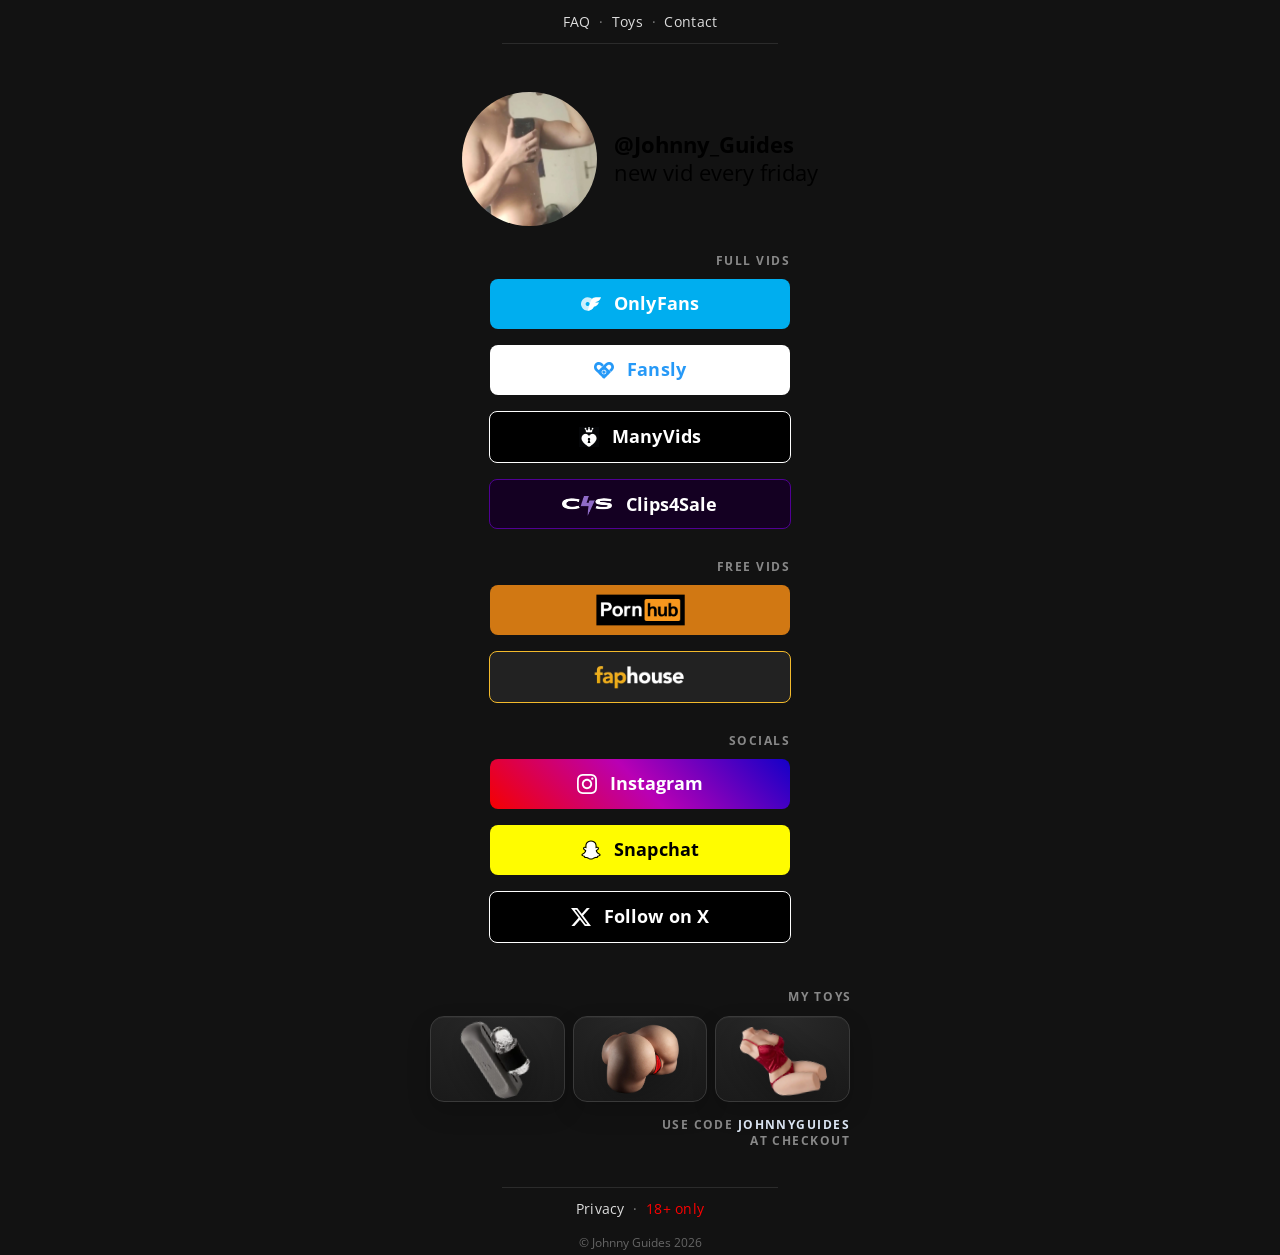
<file: index.html>
<!DOCTYPE html>
<html lang="en">
<head>
    <meta charset="utf-8">
    <title>Johnny Guides</title>
    <meta name="description" content="https://JohnnyGuides.com">
    <meta name="author" content="Johnny Guides">
    <meta name="viewport" content="width=device-width, initial-scale=1">
    <link rel="stylesheet" href="css/normalize.css">
    <link rel="stylesheet" href="css/skeleton-auto.css">
    <link rel="stylesheet" href="css/brands.css">
    <link rel="apple-touch-icon" sizes="180x180" href="images/favicons/apple-touch-icon.png">
    <link rel="icon" type="image/png" sizes="32x32" href="images/favicons/favicon-32x32.png">
    <link rel="icon" type="image/png" sizes="16x16" href="images/favicons/favicon-16x16.png">
    <link rel="icon" type="image/png" sizes="192x192" href="images/favicons/android-chrome-192x192.png">
    <link rel="icon" type="image/png" sizes="512x512" href="images/favicons/android-chrome-512x512.png">
    <link rel="icon" href="images/favicons/favicon.ico">
</head>
<body>
    <div class="top-links">
        <p class="top-links__items">
            <a href="faq.html">FAQ</a>
            <span aria-hidden="true">&nbsp;·&nbsp;</span>
            <a href="#toys" id="toys-link">Toys</a>
            <span aria-hidden="true">&nbsp;·&nbsp;</span>
            <a href="mailto:johnnyguides.feedback@gmail.com">Contact</a>
        </p>
        <hr class="top-links__divider">
    </div>

    <div class="container">
        <div class="row">
            <div class="column page-column">
                <div class="profile-card">
                    <div class="profile-card__inner">
                        <img
                            src="images/littlelinkpic.webp"
                            alt="Johnny Guides"
                            class="profile-card__image">
                        
                        <div class="profile-card__meta">
                            <span class="profile-card__handle"><b>@Johnny_Guides</b></span>
                            <span class="profile-card__tagline">new vid every friday</span>
                        </div>
                    </div>
                </div>

                <div class="link-group link-group--paid">
                    <div class="section-label">Full Vids</div>

                    <a class="button button-onlyfans" href="https://onlyfans.com/johnny_guides/c1" target="_blank" rel="noopener" role="button">
                        <img class="icon" aria-hidden="true" src="images/icons/onlyfans.svg" alt="OnlyFans Logo">
                        OnlyFans
                    </a>

                    <a class="button button-fansly" href="https://fansly.com/Johnny_Guides/t0" target="_blank" rel="noopener" role="button">
                        <img class="icon" aria-hidden="true" src="images/icons/fansly.svg" alt="Fansly Logo">
                        Fansly
                    </a>

                    <a class="button button-manyvids" href="https://www.manyvids.com/Profile/1006380356/johnny-guides/Store/Videos" target="_blank" rel="noopener" role="button">
                        <img class="icon" aria-hidden="true" src="images/icons/manyvids.png" alt="ManyVids Logo">
                        ManyVids
                    </a>

                    <a class="button button-clips4sale" href="https://www.clips4sale.com/studio/303023/johnny-guides" target="_blank" rel="noopener" role="button">
                        <img class="icon clips4sale" aria-hidden="true" src="images/icons/c4s.png" alt="Clips4Sale Logo">
                        Clips4Sale
                    </a>
                </div>

                <div class="link-group link-group--preview">
                    <div class="section-label">Free Vids</div>

                    <a class="button button-pornhub" href="https://www.pornhub.com/model/johnny-guides" target="_blank" rel="noopener" role="button">
                        <img class="pornhub-wordmark" aria-hidden="true" src="images/icons/pornhub.webp" alt="Pornhub Logo">
                    </a>

                    <a class="button button-faphouse" href="https://faphouse.com/gay/studios/johnnyguides" target="_blank" rel="noopener" role="button">
                        <img class="faphouse-wordmark" aria-hidden="true" src="images/icons/faphouse.png" alt="FapHouse Logo">
                    </a>
                </div>

                <div class="link-group link-group--socials">
                    <div class="section-label">Socials</div>

                    <a class="button button-instagram" href="https://www.instagram.com/johnny_guides/" target="_blank" rel="noopener" role="button">
                        <img class="icon" aria-hidden="true" src="images/icons/instagram.svg" alt="Instagram Logo">
                        Instagram
                    </a>

                    <a class="button button-snapchat" href="https://www.snapchat.com/add/johnny_guides" target="_blank" rel="noopener" role="button">
                        <img class="icon" aria-hidden="true" src="images/icons/snapchat.svg" alt="Snapchat Logo">
                        Snapchat
                    </a>

                    <a class="button button-x" href="https://twitter.com/Johnny_Guides" target="_blank" rel="noopener" role="button">
                        <img class="icon" aria-hidden="true" src="images/icons/x.svg" alt="X Logo">
                        Follow on X
                    </a>
                </div>

                <div class="toy-section" id="toys">
                    <div class="toy-section__title">My Toys</div>

                    <div class="toy-row">
                        <a class="toy-card toy-card--handy" href="https://www.thehandy.com/?ref=johnny_guides&utm_source=johnny_guides&utm_medium=affiliate&utm_campaign=The%20Handy%20Affiliate%20programL" target="_blank" rel="noopener" aria-label="The Handy stroker">
                            <img class="toy-card__image" src="images/toys/theHandy-4.webp" alt="">
                        </a>

                        <a class="toy-card toy-card--erovenus" href="https://www.erovenus.com/product/in-stock-daisy-big-ass-sex-doll-sillicone-porn-sex-doll/ref/JohnnyGuides/" target="_blank" rel="noopener" aria-label="EroVenus ass doll">
                            <img class="toy-card__image" src="images/toys/erovenus-4.webp" alt="">
                        </a>

                        <a class="toy-card toy-card--tantaly" href="https://www.tantaly.com/products/aurora-53lbs-half-body-sex-doll?sca_ref=10524922.daf8xOQAtf&sca_source=JohnnyGuidesWebsite" target="_blank" rel="noopener" aria-label="Tantaly full body doll">
                            <img class="toy-card__image" src="images/toys/tantaly-4.webp" alt="">
                        </a>
                    </div>

                    <div class="toy-section__subtitle">Use code <strong>JohnnyGuides</strong></div>
                    <div class="toy-section__subtitle toy-section__subtitle--tight">at checkout</div>
                </div>
            </div>
        </div>

        <hr class="top-links__divider">

        <div class="top-links top-links--footer">
            <p class="top-links__items">
                <a href="privacy.html">Privacy</a>
                <span aria-hidden="true">&nbsp;·&nbsp;</span>
                <span style="color: red;">18+ only</span>
            </p>
            <p class="footer-note">© Johnny Guides 2026</p>
        </div>
    </div>

    <script>
        (function () {
            var toysLink = document.getElementById('toys-link');
            var toysSection = document.getElementById('toys');

            if (!toysLink || !toysSection) {
                return;
            }

            toysLink.addEventListener('click', function (event) {
                event.preventDefault();

                toysSection.scrollIntoView({
                    behavior: 'smooth',
                    block: 'start'
                });

                toysSection.classList.remove('toy-section--flash');
                void toysSection.offsetWidth;
                toysSection.classList.add('toy-section--flash');

                window.setTimeout(function () {
                    toysSection.classList.remove('toy-section--flash');
                }, 2400);
            });
        })();
    </script>
</body>
</html>
</file>
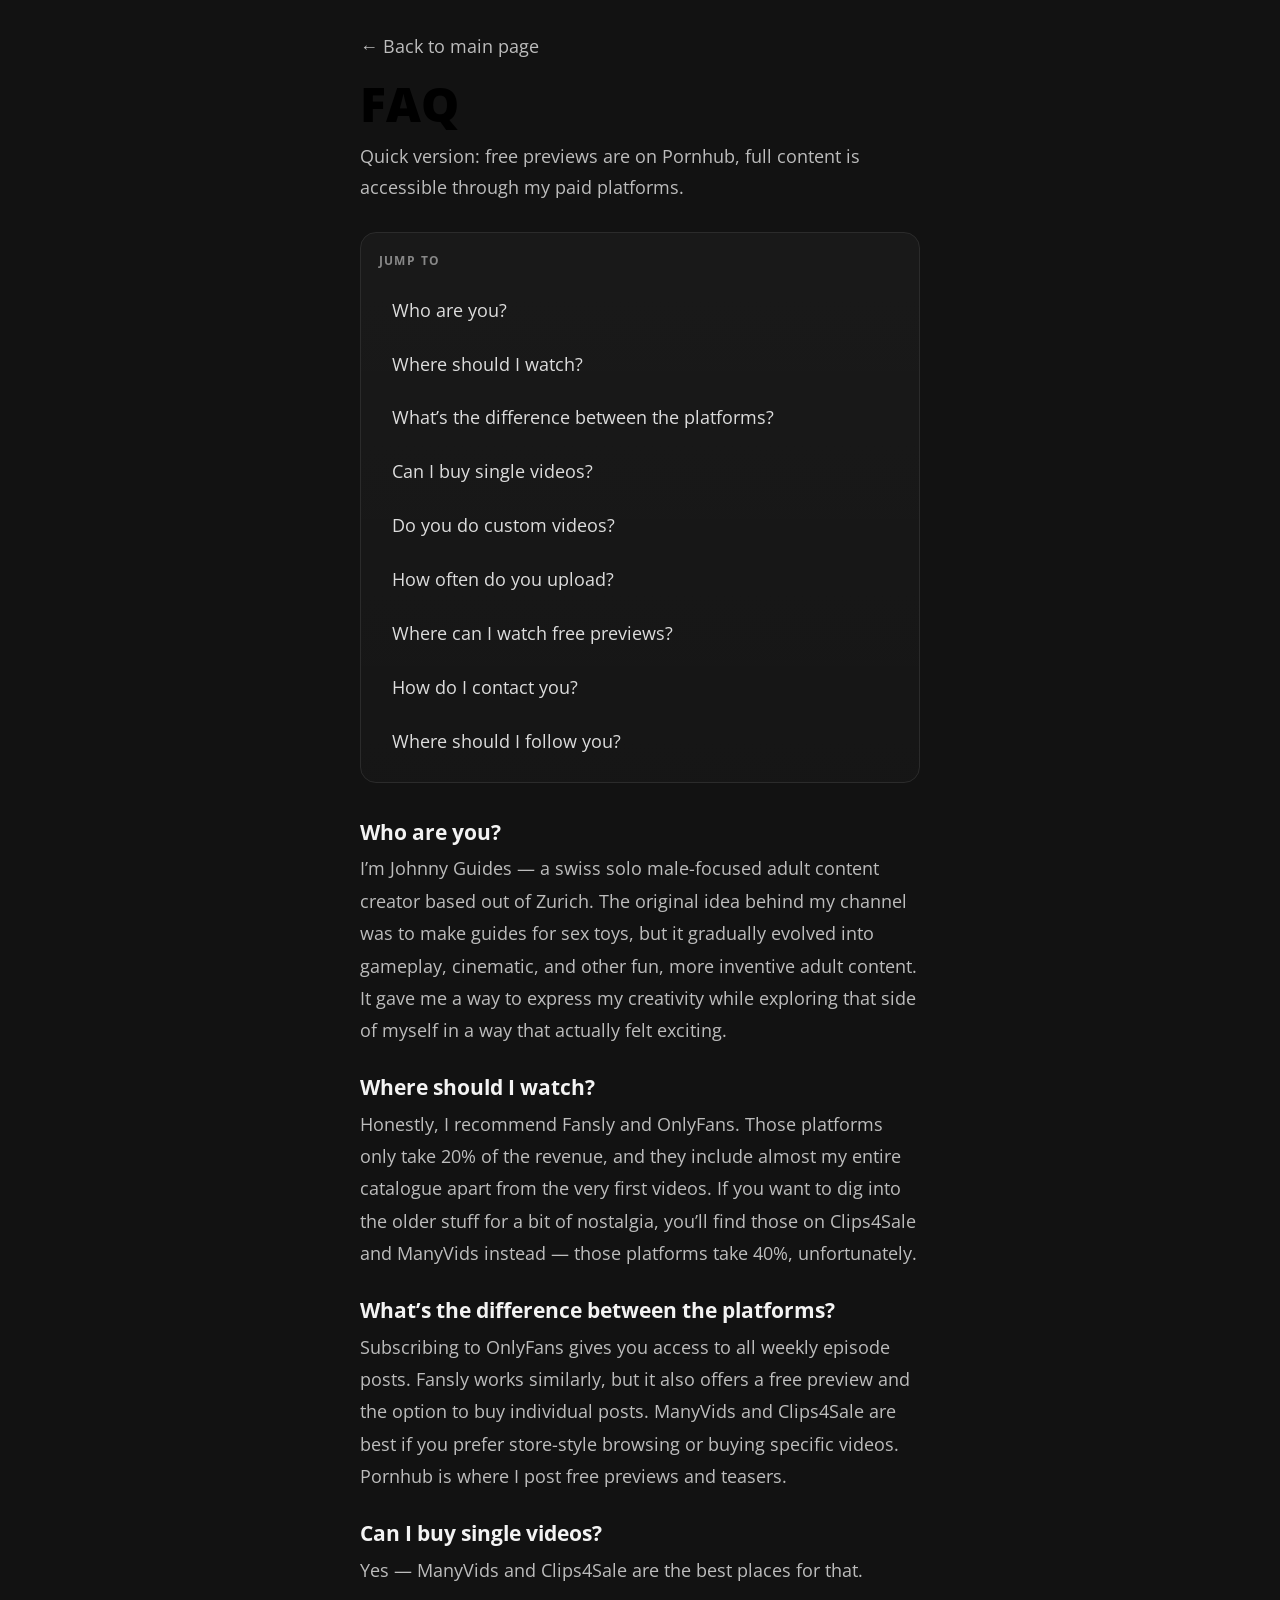
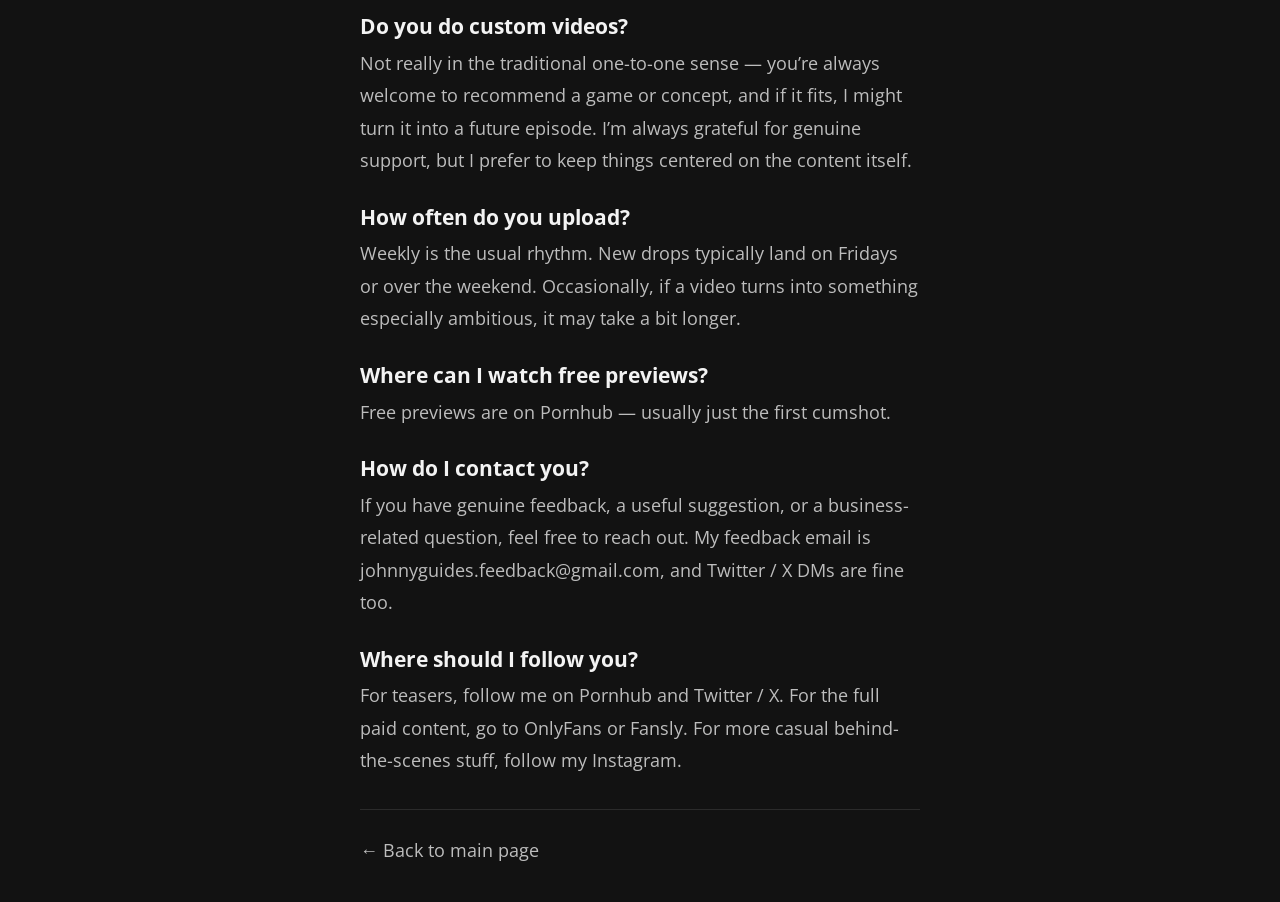
<file: faq.html>
<!DOCTYPE html>
<html lang="en">
<head>
    <meta charset="utf-8">
    <title>Johnny Guides – FAQ</title>
    <meta name="description" content="FAQ for Johnny Guides — where to watch, how customs work, what platform to use, and how to get in touch.">
    <meta name="viewport" content="width=device-width, initial-scale=1">
    <link rel="stylesheet" href="css/normalize.css">
    <link rel="stylesheet" href="css/skeleton-auto.css">
    <link rel="stylesheet" href="css/brands.css">
    <link rel="apple-touch-icon" sizes="180x180" href="images/favicons/apple-touch-icon.png">
    <link rel="icon" type="image/png" sizes="32x32" href="images/favicons/favicon-32x32.png">
    <link rel="icon" type="image/png" sizes="16x16" href="images/favicons/favicon-16x16.png">
    <link rel="icon" type="image/png" sizes="192x192" href="images/favicons/android-chrome-192x192.png">
    <link rel="icon" type="image/png" sizes="512x512" href="images/favicons/android-chrome-512x512.png">
    <link rel="icon" href="images/favicons/favicon.ico">
</head>
<body>
    <div class="container-left">
        <div class="row">
            <div class="column content-page content-page--faq">
                <p class="page-back-link">
                    <a href="index.html">← Back to main page</a>
                </p>

                <h1 class="page-title">FAQ</h1>
                <p class="page-lead">
                    Quick version: free previews are on Pornhub, full content is accessible through my paid platforms.
                </p>

                <nav class="faq-nav" aria-label="FAQ sections">
                    <p class="faq-nav__label">Jump to</p>
                    <div class="faq-nav__list">
                        <a class="faq-nav__link" href="#q1">Who are you?</a>
                        <a class="faq-nav__link" href="#q2">Where should I watch?</a>
                        <a class="faq-nav__link" href="#q3">What’s the difference between the platforms?</a>
                        <a class="faq-nav__link" href="#q4">Can I buy single videos?</a>
                        <a class="faq-nav__link" href="#q5">Do you do custom videos?</a>
                        <a class="faq-nav__link" href="#q6">How often do you upload?</a>
                        <a class="faq-nav__link" href="#q7">Where can I watch free previews?</a>
                        <a class="faq-nav__link" href="#q8">How do I contact you?</a>
                        <a class="faq-nav__link" href="#q9">Where should I follow you?</a>
                    </div>
                </nav>

                <section class="faq-item">
                    <h3 id="q1" class="faq-anchor faq-question">Who are you?</h3>
                    <p class="faq-answer">
                        I’m Johnny Guides — a swiss solo male-focused adult content creator based out of Zurich.
                        The original idea behind my channel was to make guides for sex toys, but it gradually evolved into gameplay, cinematic, and other fun, more inventive adult content.
                        It gave me a way to express my creativity while exploring that side of myself in a way that actually felt exciting.
                    </p>
                </section>

                <section class="faq-item">
                    <h3 id="q2" class="faq-anchor faq-question">Where should I watch?</h3>
                    <p class="faq-answer">
                        Honestly, I recommend Fansly and OnlyFans. Those platforms only take 20% of the revenue, and they include almost my entire catalogue apart from the very first videos.
                        If you want to dig into the older stuff for a bit of nostalgia, you’ll find those on Clips4Sale and ManyVids instead — those platforms take 40%, unfortunately.
                    </p>
                </section>

                <section class="faq-item">
                    <h3 id="q3" class="faq-anchor faq-question">What’s the difference between the platforms?</h3>
                    <p class="faq-answer">
                        Subscribing to OnlyFans gives you access to all weekly episode posts.
                        Fansly works similarly, but it also offers a free preview and the option to buy individual posts.
                        ManyVids and Clips4Sale are best if you prefer store-style browsing or buying specific videos.
                        Pornhub is where I post free previews and teasers.
                    </p>
                </section>

                <section class="faq-item">
                    <h3 id="q4" class="faq-anchor faq-question">Can I buy single videos?</h3>
                    <p class="faq-answer">
                        Yes — ManyVids and Clips4Sale are the best places for that.
                    </p>
                </section>

                <section class="faq-item">
                    <h3 id="q5" class="faq-anchor faq-question">Do you do custom videos?</h3>
                    <p class="faq-answer">
                        Not really in the traditional one-to-one sense — you’re always welcome to recommend a game or concept, and if it fits, I might turn it into a future episode.
                        I’m always grateful for genuine support, but I prefer to keep things centered on the content itself.
                    </p>
                </section>

                <section class="faq-item">
                    <h3 id="q6" class="faq-anchor faq-question">How often do you upload?</h3>
                    <p class="faq-answer">
                        Weekly is the usual rhythm. New drops typically land on Fridays or over the weekend.
                        Occasionally, if a video turns into something especially ambitious, it may take a bit longer.
                    </p>
                </section>

                <section class="faq-item">
                    <h3 id="q7" class="faq-anchor faq-question">Where can I watch free previews?</h3>
                    <p class="faq-answer">
                        Free previews are on Pornhub — usually just the first cumshot.
                    </p>
                </section>

                <section class="faq-item">
                    <h3 id="q8" class="faq-anchor faq-question">How do I contact you?</h3>
                    <p class="faq-answer">
                        If you have genuine feedback, a useful suggestion, or a business-related question, feel free to reach out.
                        My feedback email is johnnyguides.feedback@gmail.com, and Twitter / X DMs are fine too.
                    </p>
                </section>

                <section class="faq-item">
                    <h3 id="q9" class="faq-anchor faq-question">Where should I follow you?</h3>
                    <p class="faq-answer">
                        For teasers, follow me on Pornhub and Twitter / X.
                        For the full paid content, go to OnlyFans or Fansly.
                        For more casual behind-the-scenes stuff, follow my Instagram.
                    </p>
                </section>

                <hr>

                <p class="page-footer-link">
                    <a href="index.html">← Back to main page</a>
                </p>
            </div>
        </div>
    </div>

    <script>
        (function () {
            var faqLinks = document.querySelectorAll('a[href^="#q"]');

            faqLinks.forEach(function (link) {
                link.addEventListener('click', function (event) {
                    var targetId = link.getAttribute('href');
                    var targetHeading = document.querySelector(targetId);

                    if (!targetHeading) {
                        return;
                    }

                    event.preventDefault();

                    targetHeading.scrollIntoView({
                        behavior: 'smooth',
                        block: 'start'
                    });

                    history.replaceState(null, '', targetId);

                    targetHeading.classList.remove('faq-flash');
                    void targetHeading.offsetWidth;
                    targetHeading.classList.add('faq-flash');

                    var nextEl = targetHeading.nextElementSibling;
                    if (nextEl && nextEl.tagName.toLowerCase() === 'p') {
                        nextEl.classList.remove('faq-flash');
                        void nextEl.offsetWidth;
                        nextEl.classList.add('faq-flash');

                        window.setTimeout(function () {
                            nextEl.classList.remove('faq-flash');
                        }, 900);
                    }

                    window.setTimeout(function () {
                        targetHeading.classList.remove('faq-flash');
                    }, 900);
                });
            });
        })();
    </script>
</body>
</html>
</file>
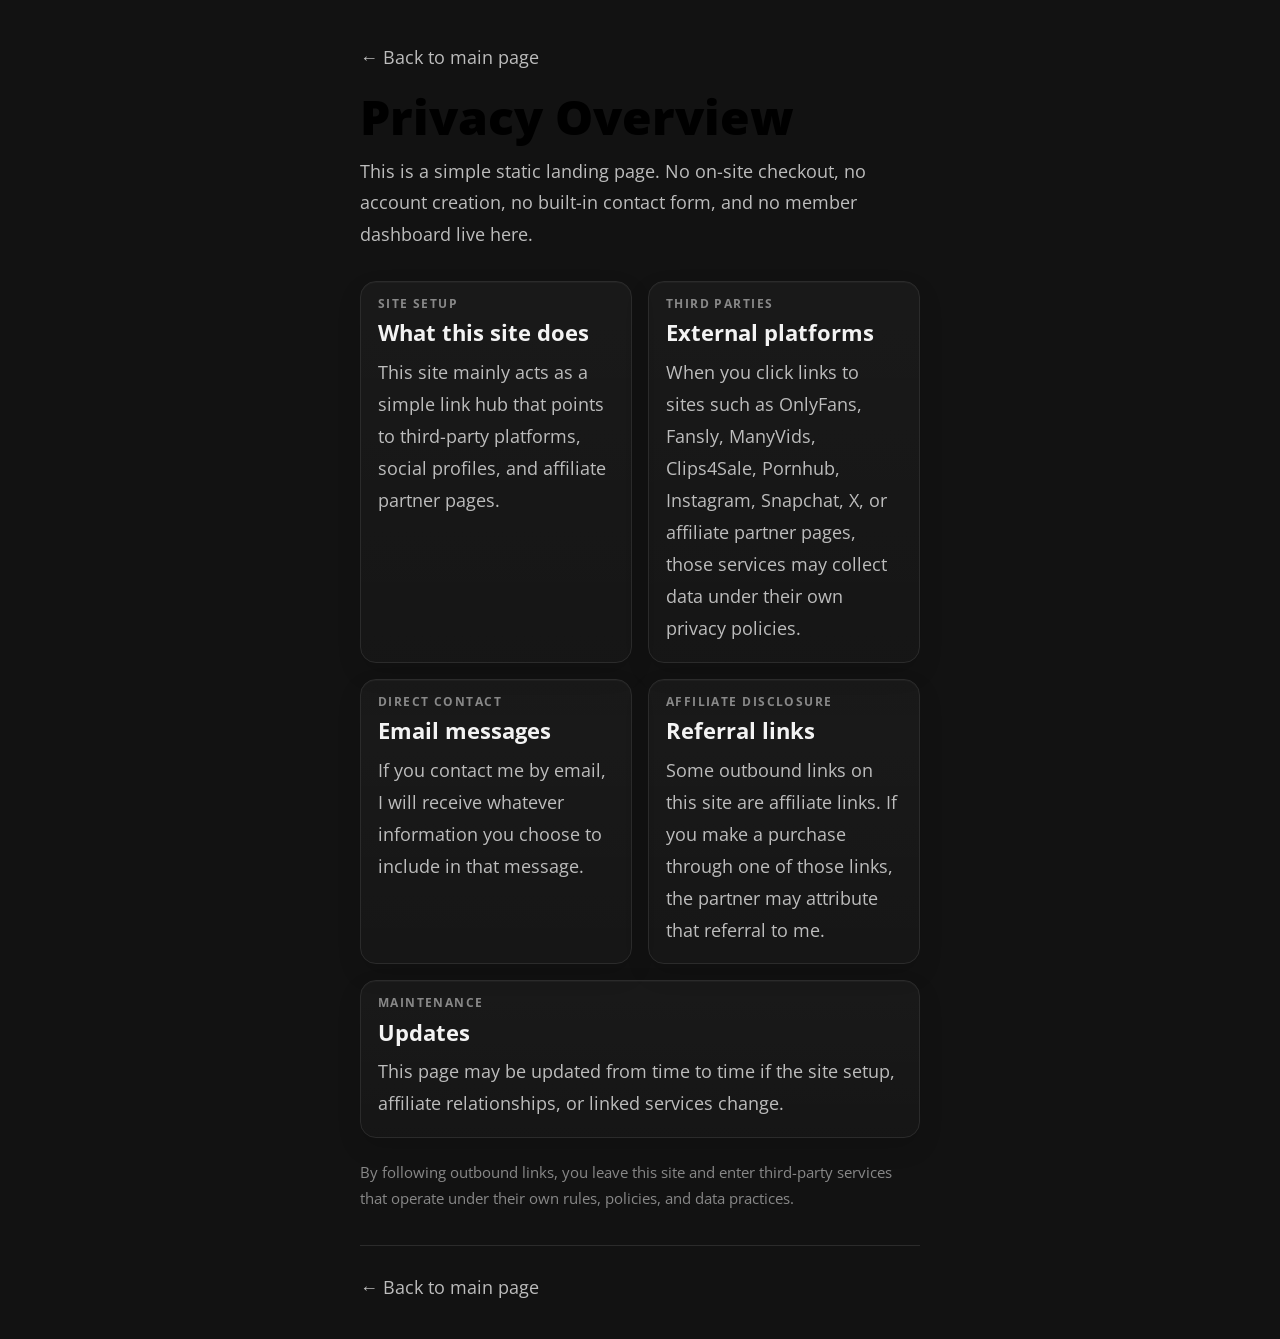
<file: privacy.html>
<!DOCTYPE html>
<html lang="en">
<head>
    <meta charset="utf-8">
    <title>Johnny Guides – Privacy</title>
    <meta name="description" content="Privacy overview for Johnny Guides.">
    <meta name="author" content="Johnny Guides">
    <meta name="viewport" content="width=device-width, initial-scale=1">
    <link rel="stylesheet" href="css/normalize.css">
    <link rel="stylesheet" href="css/skeleton-auto.css">
    <link rel="stylesheet" href="css/brands.css">
    <link rel="apple-touch-icon" sizes="180x180" href="images/favicons/apple-touch-icon.png">
    <link rel="icon" type="image/png" sizes="32x32" href="images/favicons/favicon-32x32.png">
    <link rel="icon" type="image/png" sizes="16x16" href="images/favicons/favicon-16x16.png">
    <link rel="icon" type="image/png" sizes="192x192" href="images/favicons/android-chrome-192x192.png">
    <link rel="icon" type="image/png" sizes="512x512" href="images/favicons/android-chrome-512x512.png">
    <link rel="icon" href="images/favicons/favicon.ico">
</head>
<body>
    <div class="container-left">
        <div class="row">
            <div class="column content-page content-page--privacy">
                <p class="page-back-link">
                    <a href="index.html">← Back to main page</a>
                </p>

                <h1 class="page-title page-title--privacy">Privacy Overview</h1>
                <p class="page-lead policy-lead">
                    This is a simple static landing page. No on-site checkout, no account creation, no built-in contact form, and no member dashboard live here.
                </p>

                <div class="policy-grid">
                    <section class="policy-card">
                        <p class="policy-card__eyebrow">Site setup</p>
                        <h2 class="policy-card__title">What this site does</h2>
                        <p class="policy-card__text">
                            This site mainly acts as a simple link hub that points to third-party platforms, social profiles, and affiliate partner pages.
                        </p>
                    </section>

                    <section class="policy-card">
                        <p class="policy-card__eyebrow">Third parties</p>
                        <h2 class="policy-card__title">External platforms</h2>
                        <p class="policy-card__text">
                            When you click links to sites such as OnlyFans, Fansly, ManyVids, Clips4Sale, Pornhub, Instagram, Snapchat, X, or affiliate partner pages, those services may collect data under their own privacy policies.
                        </p>
                    </section>

                    <section class="policy-card">
                        <p class="policy-card__eyebrow">Direct contact</p>
                        <h2 class="policy-card__title">Email messages</h2>
                        <p class="policy-card__text">
                            If you contact me by email, I will receive whatever information you choose to include in that message.
                        </p>
                    </section>

                    <section class="policy-card">
                        <p class="policy-card__eyebrow">Affiliate disclosure</p>
                        <h2 class="policy-card__title">Referral links</h2>
                        <p class="policy-card__text">
                            Some outbound links on this site are affiliate links. If you make a purchase through one of those links, the partner may attribute that referral to me.
                        </p>
                    </section>

                    <section class="policy-card policy-card--wide">
                        <p class="policy-card__eyebrow">Maintenance</p>
                        <h2 class="policy-card__title">Updates</h2>
                        <p class="policy-card__text">
                            This page may be updated from time to time if the site setup, affiliate relationships, or linked services change.
                        </p>
                    </section>
                </div>

                <p class="policy-note">
                    By following outbound links, you leave this site and enter third-party services that operate under their own rules, policies, and data practices.
                </p>

                <hr>

                <p class="page-footer-link">
                    <a href="index.html">← Back to main page</a>
                </p>
            </div>
        </div>
    </div>
</body>
</html>
</file>
<file: css/skeleton-auto.css>
/*
* littlelink V1
* https://littlelink.com
* Free to use under the MIT license.
* http://www.opensource.org/licenses/mit-license.php
* 12/21/2019
*
* Built using:
*
* Skeleton V2.0.4
* Copyright 2014, Dave Gamache
* www.getskeleton.com
* Free to use under the MIT license.
* http://www.opensource.org/licenses/mit-license.php
* 12/29/2014
*/

/* Table of contents
––––––––––––––––––––––––––––––––––––––––––––––––––
- Grid
- Base Styles
- Typography
- Links
- Code
- Spacing
- Utilities
*
* You'll find the button css in css/brands.css.
*
*/

/* Grid
–––––––––––––––––––––––––––––––––––––––––––––––––– */
.container {
  position: relative;
  width: 100%;
  max-width: 600px;
  text-align: center;
  margin: 0 auto;
  padding: 0 20px;
  box-sizing: border-box;
}
.container-left {
  position: relative;
  width: 100%;
  max-width: 600px;
  text-align: left;
  margin: 0 auto;
  padding: 0 20px;
  box-sizing: border-box;
}
.column {
  position: center;
  width: 100%;
  float: center;
  box-sizing: border-box;
}

/* For devices larger than 400px */
@media (min-width: 400px) {
  .container {
    width: 85%;
    padding: 0;
  }
}

/* For devices larger than 550px */
@media (min-width: 550px) {
  .container {
    width: 80%;
  }
  .column,
  .columns {
    margin-left: 0;
  }
  .column:first-child,
  .columns:first-child {
    margin-left: 0;
  }
}

/* Base Styles
–––––––––––––––––––––––––––––––––––––––––––––––––– */
/* NOTE
html is set to 62.5% so that all the REM measurements throughout Skeleton
are based on 10px sizing. So basically 1.5rem = 15px :) */

html {
  font-size: 100%;
  color-scheme: light dark;
}
body {
  font-size: 18px;
  line-height: 24px;
  font-weight: 400;
  font-family: "Open Sans", "HelveticaNeue", "Helvetica Neue", Helvetica, Arial,
    sans-serif;
}

/* Typography
–––––––––––––––––––––––––––––––––––––––––––––––––– */
h1 {
  margin-top: 0;
  margin-bottom: 16px;
  font-weight: 800;
}
h1 {
  font-size: 24px;
  line-height: 64px;
  letter-spacing: 0;
}

/* Larger than phablet */
@media (min-width: 550px) {
  h1 {
    font-size: 48px;
    line-height: 96px;
  }
}

p {
  margin-top: 0;
}

/* Links
–––––––––––––––––––––––––––––––––––––––––––––––––– */
a {
  color: #2457F5;
}
a:hover {
  color: #083BDA; 
}
a:focus {
  outline: #7AB8FF solid 2px;
  border-radius: 2px;
}         

/* Link Color Dark Theme */
@media (prefers-color-scheme: dark) {
  a {
    color: #4899F7;
}
a:hover {
  color: #7AB8FF;
}
a:focus {
  outline: #7AB8FF solid 2px;
  border-radius: 2px;
}
}

/* Code
–––––––––––––––––––––––––––––––––––––––––––––––––– */
code {
  padding: 0.2rem 0.5rem;
  margin: 0 0.2rem;
  font-size: 90%;
  white-space: nowrap;
  background: #f1f1f1;
  border: 1px solid #e1e1e1;
  border-radius: 4px;
}
pre > code {
  display: block;
  padding: 1rem 1.5rem;
  white-space: pre;
}

/* Spacing
–––––––––––––––––––––––––––––––––––––––––––––––––– */
button,
.button {
  margin-bottom: 1rem;
}
input,
textarea,
select,
fieldset {
  margin-bottom: 1.5rem;
}
pre,
blockquote,
dl,
figure,
p,
ol {
  margin-bottom: 2.5rem;
}

/* Utilities
–––––––––––––––––––––––––––––––––––––––––––––––––– */
.u-full-width {
  width: 100%;
  box-sizing: border-box;
}
.u-max-full-width {
  max-width: 100%;
  box-sizing: border-box;
}
.u-pull-right {
  float: right;
}
.u-pull-left {
  float: left;
}

/* Misc
–––––––––––––––––––––––––––––––––––––––––––––––––– */
hr {
  margin-top: 3rem;
  margin-bottom: 3.5rem;
  border-width: 0;
  border-top: 1px solid #e1e1e1;
}
/* Radius values:

10%-40%: Squircles
50% (default): True circle
also, show the second picture if less than 600 px
*/
.avatar {
  width: 225px;
  height: 225px;
  object-fit: cover;
  background-position: center;
  border-radius: 15%;
  display: none; /* Hide both images by default */
}

@media (min-width: 600px) {
  #avatar1 {
    display: block; /* Display first image when device width is more than 600px */
  }

  #avatar2 {
    display: none; /* Hide second image when device width is more than 600px */
  }
}

@media (max-width: 599px) {
  #avatar1 {
    display: none; /* Hide first image when device width is less than or equal to 599px */
  }

  #avatar2 {
    display: initial; /* Display second image when device width is less than or equal to 599px */
  }
}


/* open-sans-regular - vietnamese_latin-ext_latin_hebrew_greek-ext_greek_cyrillic-ext_cyrillic */
@font-face {
  font-display: swap; /* Check https://developer.mozilla.org/en-US/docs/Web/CSS/@font-face/font-display for other options. */
  font-family: 'Open Sans';
  font-style: normal;
  font-weight: 400;
  src: url('../fonts/open-sans-v34-vietnamese_latin-ext_latin_hebrew_greek-ext_greek_cyrillic-ext_cyrillic-regular.eot'); /* IE9 Compat Modes */
  src: url('../fonts/open-sans-v34-vietnamese_latin-ext_latin_hebrew_greek-ext_greek_cyrillic-ext_cyrillic-regular.eot?#iefix') format('embedded-opentype'), /* IE6-IE8 */
       url('../fonts/open-sans-v34-vietnamese_latin-ext_latin_hebrew_greek-ext_greek_cyrillic-ext_cyrillic-regular.woff2') format('woff2'), /* Super Modern Browsers */
       url('../fonts/open-sans-v34-vietnamese_latin-ext_latin_hebrew_greek-ext_greek_cyrillic-ext_cyrillic-regular.woff') format('woff'), /* Modern Browsers */
       url('../fonts/open-sans-v34-vietnamese_latin-ext_latin_hebrew_greek-ext_greek_cyrillic-ext_cyrillic-regular.ttf') format('truetype'), /* Safari, Android, iOS */
       url('../fonts/open-sans-v34-vietnamese_latin-ext_latin_hebrew_greek-ext_greek_cyrillic-ext_cyrillic-regular.svg#OpenSans') format('svg'); /* Legacy iOS */
}
/* open-sans-600 - vietnamese_latin-ext_latin_hebrew_greek-ext_greek_cyrillic-ext_cyrillic */
@font-face {
  font-display: swap; /* Check https://developer.mozilla.org/en-US/docs/Web/CSS/@font-face/font-display for other options. */
  font-family: 'Open Sans';
  font-style: normal;
  font-weight: 600;
  src: url('../fonts/open-sans-v34-vietnamese_latin-ext_latin_hebrew_greek-ext_greek_cyrillic-ext_cyrillic-600.eot'); /* IE9 Compat Modes */
  src: url('../fonts/open-sans-v34-vietnamese_latin-ext_latin_hebrew_greek-ext_greek_cyrillic-ext_cyrillic-600.eot?#iefix') format('embedded-opentype'), /* IE6-IE8 */
       url('../fonts/open-sans-v34-vietnamese_latin-ext_latin_hebrew_greek-ext_greek_cyrillic-ext_cyrillic-600.woff2') format('woff2'), /* Super Modern Browsers */
       url('../fonts/open-sans-v34-vietnamese_latin-ext_latin_hebrew_greek-ext_greek_cyrillic-ext_cyrillic-600.woff') format('woff'), /* Modern Browsers */
       url('../fonts/open-sans-v34-vietnamese_latin-ext_latin_hebrew_greek-ext_greek_cyrillic-ext_cyrillic-600.ttf') format('truetype'), /* Safari, Android, iOS */
       url('../fonts/open-sans-v34-vietnamese_latin-ext_latin_hebrew_greek-ext_greek_cyrillic-ext_cyrillic-600.svg#OpenSans') format('svg'); /* Legacy iOS */
}
/* open-sans-700 - vietnamese_latin-ext_latin_hebrew_greek-ext_greek_cyrillic-ext_cyrillic */
@font-face {
  font-display: swap; /* Check https://developer.mozilla.org/en-US/docs/Web/CSS/@font-face/font-display for other options. */
  font-family: 'Open Sans';
  font-style: normal;
  font-weight: 700;
  src: url('../fonts/open-sans-v34-vietnamese_latin-ext_latin_hebrew_greek-ext_greek_cyrillic-ext_cyrillic-700.eot'); /* IE9 Compat Modes */
  src: url('../fonts/open-sans-v34-vietnamese_latin-ext_latin_hebrew_greek-ext_greek_cyrillic-ext_cyrillic-700.eot?#iefix') format('embedded-opentype'), /* IE6-IE8 */
       url('../fonts/open-sans-v34-vietnamese_latin-ext_latin_hebrew_greek-ext_greek_cyrillic-ext_cyrillic-700.woff2') format('woff2'), /* Super Modern Browsers */
       url('../fonts/open-sans-v34-vietnamese_latin-ext_latin_hebrew_greek-ext_greek_cyrillic-ext_cyrillic-700.woff') format('woff'), /* Modern Browsers */
       url('../fonts/open-sans-v34-vietnamese_latin-ext_latin_hebrew_greek-ext_greek_cyrillic-ext_cyrillic-700.ttf') format('truetype'), /* Safari, Android, iOS */
       url('../fonts/open-sans-v34-vietnamese_latin-ext_latin_hebrew_greek-ext_greek_cyrillic-ext_cyrillic-700.svg#OpenSans') format('svg'); /* Legacy iOS */
}
/* open-sans-800 - vietnamese_latin-ext_latin_hebrew_greek-ext_greek_cyrillic-ext_cyrillic */
@font-face {
  font-display: swap; /* Check https://developer.mozilla.org/en-US/docs/Web/CSS/@font-face/font-display for other options. */
  font-family: 'Open Sans';
  font-style: normal;
  font-weight: 800;
  src: url('../fonts/open-sans-v34-vietnamese_latin-ext_latin_hebrew_greek-ext_greek_cyrillic-ext_cyrillic-800.eot'); /* IE9 Compat Modes */
  src: url('../fonts/open-sans-v34-vietnamese_latin-ext_latin_hebrew_greek-ext_greek_cyrillic-ext_cyrillic-800.eot?#iefix') format('embedded-opentype'), /* IE6-IE8 */
       url('../fonts/open-sans-v34-vietnamese_latin-ext_latin_hebrew_greek-ext_greek_cyrillic-ext_cyrillic-800.woff2') format('woff2'), /* Super Modern Browsers */
       url('../fonts/open-sans-v34-vietnamese_latin-ext_latin_hebrew_greek-ext_greek_cyrillic-ext_cyrillic-800.woff') format('woff'), /* Modern Browsers */
       url('../fonts/open-sans-v34-vietnamese_latin-ext_latin_hebrew_greek-ext_greek_cyrillic-ext_cyrillic-800.ttf') format('truetype'), /* Safari, Android, iOS */
       url('../fonts/open-sans-v34-vietnamese_latin-ext_latin_hebrew_greek-ext_greek_cyrillic-ext_cyrillic-800.svg#OpenSans') format('svg'); /* Legacy iOS */
}
</file>
<file: css/brands.css>
/* ==========================================================================
   Johnny Guides Website Styles
   ========================================================================== */

:root {
  --text-dim: #dddddd;
  --muted: #888888;
  --muted-light: #bdbdbd;
  --line: #2b2b2b;
  --focus: #7ab8ff;
  --focus-ring: 3px solid var(--focus);

  --button-width: 276px;
  --profile-width: 420px;
  --toy-width: 420px;
}

/* ==========================================================================
   Shared Layout
   ========================================================================== */

.top-links {
  margin-top: 0.6rem;
  text-align: center;
}

.top-links__items {
  margin-bottom: 0.6rem;
  color: var(--muted);
  font-size: 14px;
  letter-spacing: 0.02em;
}

.top-links__items a {
  color: var(--text-dim);
  text-decoration: none;
}

.top-links__items a:hover,
.top-links__items a:focus {
  color: #ffffff;
}

.top-links__divider {
  width: var(--button-width);
  margin: 0 auto;
  border: none;
  border-top: 1px solid var(--line);
}

.footer-note {
  margin-top: 0.35rem;
  margin-bottom: 0;
  color: var(--muted);
  font-size: 12px;
  opacity: 0.7;
}

/* ==========================================================================
   Content Pages
   ========================================================================== */

.content-page {
  margin-top: 6%;
  margin-left: auto;
  margin-right: auto;
}

.content-page--faq {
  max-width: 760px;
}

.content-page--privacy {
  max-width: 820px;
  margin-top: 8%;
}

.page-back-link {
  margin-bottom: 1.2rem;
}

.page-back-link a,
.page-footer-link a {
  color: var(--muted-light);
  text-decoration: none;
}

.page-back-link a:hover,
.page-back-link a:focus,
.page-footer-link a:hover,
.page-footer-link a:focus {
  color: #ffffff;
}

.page-title {
  margin-bottom: 0.65rem;
  line-height: 1.12;
}

.page-title--privacy {
  line-height: 1.2;
}

.page-lead {
  max-width: 38rem;
  margin-bottom: 1.75rem;
  color: var(--muted-light);
  line-height: 1.75;
}

.policy-lead {
  max-width: 42rem;
  margin-bottom: 1.9rem;
}

.policy-grid {
  display: grid;
  gap: 1rem;
  margin: 0 0 1.4rem;
}

.policy-card {
  padding: 1rem 1.05rem 1.1rem;
  border: 1px solid var(--line);
  border-radius: 16px;
  background: linear-gradient(180deg, rgba(255, 255, 255, 0.03) 0%, rgba(255, 255, 255, 0.015) 100%);
  box-shadow:
    inset 0 1px 0 rgba(255, 255, 255, 0.03),
    0 10px 24px rgba(0, 0, 0, 0.12);
}

.policy-card__eyebrow {
  margin: 0 0 0.6rem;
  color: var(--muted);
  font-size: 12px;
  font-weight: 700;
  line-height: 1;
  letter-spacing: 0.12em;
  text-transform: uppercase;
}

.policy-card__title {
  margin: 0 0 0.55rem;
  color: #f3f3f3;
  font-size: 22px;
  font-weight: 700;
  line-height: 1.25;
}

.policy-card__text {
  margin-bottom: 0;
  color: var(--muted-light);
  line-height: 1.78;
}

.policy-note {
  max-width: 42rem;
  margin: 0 0 1.4rem;
  color: var(--muted);
  font-size: 15px;
  line-height: 1.7;
}

.page-footer-link {
  margin-bottom: 1;
}

.content-page--privacy hr {
  margin: 2.1rem 0 1.8rem;
  border: none;
  border-top: 1px solid var(--line);
}

@media (min-width: 700px) {
  .policy-grid {
    grid-template-columns: repeat(2, minmax(0, 1fr));
  }

  .policy-card--wide {
    grid-column: 1 / -1;
  }
}

@media (max-width: 640px) {
  .content-page--privacy {
    margin-top: 12%;
  }

  .policy-card {
    padding: 0.95rem 0.95rem 1rem;
    border-radius: 14px;
  }

  .policy-card__title {
    font-size: 20px;
  }

  .policy-card__text,
  .policy-note {
    line-height: 1.72;
  }
}

.content-page--faq hr {
  margin: 2rem 0 1.8rem;
  border: none;
  border-top: 1px solid var(--line);
}

.faq-nav {
  margin: 1.4rem 0 2.2rem;
  padding: 1rem 1.1rem 1.1rem;
  border: 1px solid var(--line);
  border-radius: 16px;
  background: linear-gradient(180deg, rgba(255, 255, 255, 0.03) 0%, rgba(255, 255, 255, 0.015) 100%);
}

.faq-nav__label {
  margin: 0 0 0.85rem;
  color: var(--muted);
  font-size: 12px;
  font-weight: 700;
  letter-spacing: 0.12em;
  text-transform: uppercase;
}

.faq-nav__list {
  display: grid;
  gap: 0.45rem;
}

.faq-nav__link {
  display: block;
  padding: 0.7rem 0.85rem;
  border-radius: 10px;
  color: var(--text-dim);
  text-decoration: none;
  line-height: 1.35;
  transition: background-color 0.18s ease, color 0.18s ease, transform 0.18s ease;
}

.faq-nav__link:hover,
.faq-nav__link:focus {
  color: #ffffff;
  background-color: rgba(255, 255, 255, 0.05);
  outline: var(--focus-ring);
  transform: translateY(-1px);
}

.faq-item {
  margin-bottom: 1.65rem;
}

.faq-question {
  margin-bottom: 0.45rem;
  color: #f3f3f3;
  line-height: 1.3;
}

.faq-answer {
  margin-bottom: 0;
  color: var(--muted-light);
  line-height: 1.8;
}

.faq-anchor {
  scroll-margin-top: 24px;
}

.faq-flash {
  animation: faqBlink 0.60s ease-in-out 2;
}

@keyframes faqBlink {
  0%,
  100% {
    color: inherit;
    text-shadow: none;
  }

  50% {
    color: var(--focus);
    text-shadow: 0 0 10px rgba(122, 184, 255, 0.35);
  }
}

/* ==========================================================================
   Home Page Layout
   ========================================================================== */

.page-column {
  --profile-rail-gap: clamp(36px, 7vw, 48px);
  --section-label-footprint: 24px;
  margin-top: var(--profile-rail-gap);
}

.profile-card {
  width: min(100%, var(--profile-width));
  margin: 0 auto;
  margin-bottom: calc(var(--profile-rail-gap) - var(--section-label-footprint));
  container-type: inline-size;
}

.profile-card__inner {
  display: flex;
  align-items: center;
  justify-content: center;
  gap: clamp(12px, 4cqw, 22px);
  width: 100%;
  max-width: 100%;
  margin: 0 auto;
}

.profile-card__image {
  display: block;
  width: clamp(96px, 32cqw, 168px);
  height: auto;
  aspect-ratio: 1 / 1;
  flex: 0 0 auto;
  border-radius: 50%;
  object-fit: cover;
}

.profile-card__meta {
  display: flex;
  flex: 0 1 auto;
  flex-direction: column;
  align-items: flex-start;
  min-width: 0;
  text-align: left;
}

.profile-card__handle,
.profile-card__tagline {
  font-size: clamp(16px, 5.2cqw, 26px);
  line-height: 1.28;
  white-space: nowrap;
}

.profile-card__tagline {
  opacity: 0;
  animation: profileTaglineFade 3s ease forwards;
}

@keyframes profileTaglineFade {
  from {
    opacity: 0;
  }

  to {
    opacity: 1;
  }
}

.link-group {
  margin-bottom: 1rem;
}

.link-group--paid .section-label {
  margin-top: 1.8rem;
}

.link-group--socials {
  margin-bottom: 2rem;
}

.section-label {
  width: calc(var(--button-width) + 24px);
  max-width: 100%;
  margin: 0 auto 0.75rem;
  text-align: right;
  color: var(--muted);
  font-size: 12px;
  font-weight: 700;
  line-height: 1;
  letter-spacing: 0.12em;
  text-transform: uppercase;
}

.toy-section__title,
.toy-section__subtitle {
  width: 100%;
  text-align: right;
  color: var(--muted);
  font-size: 12px;
  font-weight: 700;
  line-height: 1.1;
  letter-spacing: 0.12em;
  text-transform: uppercase;
}

.toy-section {
  width: min(var(--toy-width), 100%);
  max-width: 100%;
  margin: 0 auto 2.45rem;
  text-align: left;
  scroll-margin-top: 32px;
}

.toy-section__title {
  margin-bottom: 0.8rem;
  padding-left: 2px;
  letter-spacing: 0.14em;
  line-height: 1;
}

.toy-section__subtitle {
  margin-top: 1rem;
}

.toy-section__subtitle strong {
  color: #dfe9f7;
  font-weight: 700;
}

.toy-section__subtitle--tight {
  margin-top: 0.2rem;
}

.toy-row {
  display: grid;
  grid-template-columns: repeat(3, minmax(0, 1fr));
  gap: 8px;
  width: 100%;
}

.toy-card {
  position: relative;
  display: flex;
  align-items: center;
  justify-content: center;
  min-width: 0;
  height: 86px;
  overflow: hidden;
  box-sizing: border-box;
  border: 1px solid #3a3a3a;
  border-radius: 14px;
  background: radial-gradient(120% 130% at 50% 0%, #2a2a2a 0%, #1f1f1f 52%, #181818 100%);
  box-shadow:
    inset 0 1px 0 rgba(255, 255, 255, 0.04),
    0 10px 24px rgba(0, 0, 0, 0.16);
  color: #ffffff;
  text-decoration: none;
}

.toy-card:hover,
.toy-card:focus {
  color: #ffffff;
  border-color: #5a5a5a;
  outline: var(--focus-ring);
  background: linear-gradient(180deg, #292929 0%, #1f1f1f 100%);
  transform: translateY(-1px);
}

.toy-section.toy-section--flash .toy-card {
  animation: toyBlink 0.35s ease-in-out 3;
}

@keyframes toyBlink {
  0%,
  100% {
    border-color: #3a3a3a;
    box-shadow:
      inset 0 1px 0 rgba(255, 255, 255, 0.04),
      0 10px 24px rgba(0, 0, 0, 0.16);
  }

  50% {
    border-color: var(--focus);
    box-shadow:
      inset 0 1px 0 rgba(255, 255, 255, 0.08),
      0 0 0 3px rgba(122, 184, 255, 0.55),
      0 10px 24px rgba(0, 0, 0, 0.16);
  }
}

.toy-card__image {
  position: absolute;
  top: 50%;
  left: 50%;
  z-index: 1;
  transform-origin: center;
  pointer-events: none;
  user-select: none;
  filter: drop-shadow(0 10px 18px rgba(0, 0, 0, 0.32));
}

.toy-card--handy .toy-card__image {
  width: 95px;
  transform: translate(-50%, -50%) rotate(-16deg);
}

.toy-card--erovenus .toy-card__image {
  width: 82px;
  transform: translate(-50%, -50%);
}

.toy-card--tantaly .toy-card__image {
  width: 82px;
  transform: translate(-50%, -49%) rotate(-8deg);
}

/* Buttons
–––––––––––––––––––––––––––––––––––––––––––––––––– */

.button,
button {
  display: inline-block;
  text-decoration: none;
  height: 100%;
  text-align: center;
  vertical-align: middle;
  font-size: 18px;
  width: 276px;
  font-weight: 700;
  line-height: 20px;
  padding: 14px 12px 12px 12px;
  letter-spacing: 0.1px;
  white-space: wrap;
  outline: none;
  border-radius: 8px;
  cursor: pointer;
  
}     
button:hover,
.button:focus {
  color: #212121;
  border-color: #888;
  outline: #7AB8FF solid 3px
}
.button.button-primary {
  color: #fff;
  filter: brightness(90%);
}
.button.button-primary:hover,
.button.button-primary:focus {
  color: #fff;
  filter: brightness(90%);
}

.button-selfmade,
button-selfmade {
  display: inline-block;
  text-decoration: none;
  height: 100%;
  text-align: center;
  vertical-align: middle;
  font-size: 18px;
  width: 276px;
  font-weight: 700;
  line-height: 20px;
  padding: 6px 12px 6px 12px;
  letter-spacing: 0.1px;
  white-space: wrap;
  outline: none;
  border-radius: 8px;
  cursor: pointer;
}

button-selfmade:hover,
.button-selfmade:focus {
  color: #212121;
  border-color: #888;
  outline: #7AB8FF solid 3px;
}

.button-selfmade.button-primary {
  color: #fff;
  filter: brightness(90%);
}

.button-selfmade.button-primary:hover,
.button-selfmade.button-primary:focus {
  color: #fff;
  filter: brightness(90%);
}



/* Brand Icons
–––––––––––––––––––––––––––––––––––––––––––––––––– */

.icon {
  padding: 0px 8px 3.5px 0px;
  vertical-align: middle;
  width: 20px;
  height: 20px;
}

.pornhub-wordmark,
.faphouse-wordmark {
  display: block;
  padding: 0;
  width: auto;
  height: 24px;
  transform-origin: center;
}

.pornhub-wordmark {
  transform: scale(1.28);
}

.faphouse-wordmark {
  height: 22px;
  transform: scale(1.08);
}

.xvideos {
  padding: 0px 8px 1px 0px;
  vertical-align: middle;
  width: 125px;
  height: 34px;
}

.xnxx {
  padding: 0px 8px 1px 0px;
  vertical-align: middle;
  width: 150px;
  height: 30px;
}

.clips4sale {
  padding: 0px 8px 0px 0px;
  vertical-align: middle;
  width: 50px;
  height: 20px;
}

/* speical*/

.addition {
  display: inherit;
  font-weight: 400;
  font-size: smaller;
}


/* Brand Styles
–––––––––––––––––––––––––––––––––––––––––––––––––– */

/* Default (this is great for your own brand color!) */
.button.button-default {
  color: #ffffff;
  background-color: #2457F5;
}
.button.button-default:hover,
.button.button-default:focus {
  filter: brightness(90%);
}

/* Amazon */
.button.button-amazon {
  color: #000000;
  background-color: #FFFFFF;
  border: 1px solid #212121;
}
.button.button-amazon:hover,
.button.button-amazon:focus {
  filter: brightness(90%);
}

/* Amazon Music */
.button.button-amazon-music {
  color: #000000;
  background-color: #25D1DA;
}
.button.button-amazon-music:hover,
.button.button-amazon-music:focus {
  filter: brightness(90%);
}

/* Apple App Store */
.button.button-appstore {
  color: #FFFFFF;
  background-color: #000000;
  border: 1px solid #FFFFFF;
}
.button.button-appstore:hover,
.button.button-appstore:focus {
  filter: brightness(90%);
}

/* Apple Music */
.button.button-apple-music {
  color: #ffffff;
  background-color: #000000;
  border: 1px solid #FFFFFF;
}
.button.button-apple-music:hover,
.button.button-apple-music:focus {
  filter: brightness(90%);
}

/* Apple Music Alt */
.button.button-apple-music-alt {
  color: #ffffff;
  background-image: linear-gradient(to bottom, #FB5C74, #FA233B);
}
.button.button-apple-music-alt:hover,
.button.button-apple-music-alt:focus {
  filter: brightness(90%);
}

/* Apple Podcasts */
.button.button-apple-podcasts {
  color: #ffffff;
  background-color: #000000;
  border: 1px solid #FFFFFF;
}
.button.button-apple-podcasts:hover,
.button.button-apple-podcasts:focus {
  filter: brightness(90%);
}

/* Apple Podcasts Alt */
.button.button-apple-podcasts-alt {
  color: #ffffff;
  background-image: linear-gradient(to bottom, #F452FF, #832BC1);
}
.button.button-apple-podcasts-alt:hover,
.button.button-apple-podcasts-alt:focus {
  filter: brightness(90%);
}

/* ArtStation */
.button.button-artstation {
  color: #ffffff;
  background-color: #18181C;
  border: 1px solid #FFFFFF;
}
.button.button-artstation:hover,
.button.button-artstation:focus {
  filter: brightness(90%);
}

/* Bandcamp */
.button.button-bandcamp {
  color: #ffffff;
  background-color: #1d9fc3;
}
.button.button-bandcamp:hover,
.button.button-bandcamp:focus {
  filter: brightness(90%);
}

/* Behance */
.button.button-behance {
  color: #ffffff;
  background-color: #0057FF;
}
.button.button-behance:hover,
.button.button-behance:focus {
  filter: brightness(90%);
}

/* BeReal */
.button.button-bereal {
  color: #ffffff;
  background-color: #000000;
  border: 1px solid #ffffff;
}
.button.button-bereal:hover,
.button.button-bereal:focus {
  filter: brightness(90%);
}

/* Bluesky */
.button.button-bluesky {
  color: #FFFFFF;
  background-color: #1185FE;
}

.button.button-bluesky:hover,
.button.button-bluesky:focus {
  filter: brightness(90%);
}

/* Bluesky Alt */
.button.button-bluesky-alt {
  color: #000000;
  background-color: #FFFFFF;
  border: 1px solid #000000;
}
.button.button-bluesky-alt:hover,
.button.button-bluesky-alt:focus {
  filter: brightness(90%);
}

/* Buy Me a Coffee */
.button.button-coffee {
  color: #000000;
  background-color: #ffdd00;
}
.button.button-coffee:hover,
.button.button-coffee:focus {
  filter: brightness(90%);
}

/* Cal.com */
.button.button-cal {
  color: #FFFFFF;
  background-color: #292929;
  border: 1px solid #FFFFFF;
}
.button.button-cal:hover,
.button.button-cal:focus {
  filter: brightness(90%);
}

/* Calendly */
.button.button-calendly {
  color: #FFFFFF;
  background-color: #006BFF;
}
.button.button-calendly:hover,
.button.button-calendly:focus {
  filter: brightness(90%);
}

/* Cash App */
.button.button-cash-app {
  color: #ffffff;
  background-image: linear-gradient(to bottom, #00d64b, #00c244);
}
.button.button-cash-app:hover,
.button.button-cash-app:focus {
  filter: brightness(90%);
}

/* Clubhouse */
.button.button-clubhouse {
  color: #1F1F1A;
  background-color: #F1EFE3;
  border: 1px solid #212121;
}
.button.button-clubhouse:hover,
.button.button-clubhouse:focus {
  filter: brightness(90%);
}

/* dev.to */
.button.button-dev-to {
  color: #000000;
  background-color: #f5f5f5;
  border: 1px solid #212121;
}
.button.button-dev-to:hover,
.button.button-dev-to:focus {
  filter: brightness(90%);
}

/* Discogs */
.button.button-discogs {
  color: #000000;
  background-color: #FFFFFF;
  border: 1px solid #000000
}
.button.button-discogs:hover,
.button.button-discogs:focus {
  filter: brightness(90%);
}

/* Discogs Alt */
.button.button-discogs-alt {
  color: #FFFFFF;
  background-color: #000000;
  border: 1px solid #FFFFFF
}
.button.button-discogs-alt:hover,
.button.button-discogs-alt:focus {
  filter: brightness(90%);
}

/* Discord */
.button.button-discord {
  color: #ffffff;
  background-color: #5865f2;
}
.button.button-discord:hover,
.button.button-discord:focus {
  filter: brightness(90%);
}

/* Dribbble */
.button.button-dribbble {
  color: #000000;
  background-color: #FFFFFF;
  border: 1px solid #212121;
}
.button.button-dribbble:hover,
.button.button-dribbble:focus {
  filter: brightness(90%);
}

/* Etsy */
.button.button-etsy {
  color: #ffffff;
  background-color: #F45800;
}
.button.button-etsy:hover,
.button.button-etsy:focus {
  filter: brightness(90%);
}

/* Facebook */
.button.button-faceb {
  color: #ffffff;
  background-color: #1877f2;
}
.button.button-faceb:hover,
.button.button-faceb:focus {
  filter: brightness(90%);
}

/* Facebook Messenger */
.button.button-messenger {
  color: #ffffff;
  background-image: linear-gradient(
    25deg,
    #0099ff,
    #5f5dff,
    #a033ff,
    #c740cc,
    #ff5280,
    #ff7061
  );
}
.button.button-messenger:hover,
.button.button-messenger:focus {
  filter: brightness(90%);
}

/* Figma */
.button.button-figma {
  color: #ffffff;
  background-color: #000000;
  border: 1px solid #FFFFFF;
}
.button.button-figma:hover,
.button.button-figma:focus {
  filter: brightness(90%);
}

/* Fiverr */
.button.button-fiverr {
  color: #ffffff;
  background-color: #1DBF73;
}
.button.button-fiverr:hover,
.button.button-fiverr:focus {
  filter: brightness(90%);
}

/* Flickr */
.button.button-flickr {
  color: #ffffff;
  background-color: #000000;
  border: 1px solid #FFFFFF;
}
.button.button-flickr:hover,
.button.button-flickr:focus {
  filter: brightness(90%);
}

/* GitHub */
.button.button-github {
  color: #ffffff;
  background-color: #000000;
  border: 1px solid #FFFFFF;
}
.button.button-github:hover,
.button.button-github:focus {
  filter: brightness(90%);
}

/* GitLab */
.button.button-gitlab {
  color: #ffffff;
  background-color: #6151b2;
}
.button.button-gitlab:hover,
.button.button-gitlab:focus {
  filter: brightness(90%);
}

/* GoFundMe */
.button.button-gofundme {
  color: #ffffff;
  background-color: #02A95C;
}
.button.button-gofundme:hover,
.button.button-gofundme:focus {
  filter: brightness(90%);
}

/* Goodreads */
.button.button-goodreads {
  color: #333333;
  background-color: #f3f1e6;
  border: 1px solid #212121;
}
.button.button-goodreads:hover,
.button.button-goodreads:focus {
  filter: brightness(90%);
}

/* Google Black */
.button.button-google-black {
  color: #FFFFFF;
  background-color: #000000;
  border: 1px solid #FFFFFF;
}
.button.button-google-black:hover,
.button.button-google-black:focus {
  filter: brightness(90%);
}

/* Google Play Store */
.button.button-playstore {
  color: #FFFFFF;
  background-color: #000000;
  border: 1px solid #FFFFFF;
}
.button.button-playstore:hover,
.button.button-playstore:focus {
  filter: brightness(90%);
}

/* Google Scholar */
.button.button-google-scholar {
  color: #000000;
  background-color: #FFFFFF;
  border: 1px solid #212121;
}
.button.button-google-scholar:hover,
.button.button-google-scholar:focus {
  filter: brightness(90%);
}

/* Guilded */
.button.button-guilded {
  color: #000000;
  background-color: #F5C400;
}
.button.button-guilded:hover,
.button.button-guilded:focus {
  filter: brightness(90%);
}

/* Hashnode */
.button.button-hashnode {
  color: #000000;
  background-color: #ffffff;
  border: 1px solid #212121;
}
.button.button-hashnode:hover,
.button.button-hashnode:focus {
  filter: brightness(90%);
}

/* Instagram */
.button.button-instagram {
  color: #ffffff;
  background-image: linear-gradient(-135deg, #1400c8, #b900b4, #f50000);
}
.button.button-instagram:hover,
.button.button-instagram:focus {
  filter: brightness(90%);
}

/* Kick */
.button.button-kick {
  background-color:#000000;
  color:  #ffffff;
  border: 1px solid #ffffff;
}
.button.button-kick:hover {
  filter: brightness(90%);
}

/* Kick Alt */
.button.button-kick-alt {
  background-color:#01e701;
  color:  #000;
}
.button.button-kick-alt:hover {
  filter: brightness(90%);
}

/* Kickstarter */
.button.button-kickstarter {
  color: #ffffff;
  background-color: #05ce78;
}
.button.button-kickstarter:hover,
.button.button-kickstarter:focus {
  filter: brightness(90%);
}

/* Kit */
.button.button-kit {
  color: #ffffff;
  background-color: #000000;
  border: 1px solid #FFFFFF;
}
.button.button-kit:hover,
.button.button-kit:focus {
  filter: brightness(90%);
}

/* Ko-fi */
.button.button-ko-fi {
  color: #ffffff;
  background-color: #13C3FF;
}
.button.button-ko-fi:hover,
.button.button-ko-fi:focus {
  filter: brightness(90%);
}

/* Last.fm */
.button.button-last-fm {
  color: #ffffff;
  background-color: #D51007;
}
.button.button-last-fm:hover,
.button.button-last-fm:focus {
  filter: brightness(90%);
}

/* Letterboxd */
.button.button-letterboxd {
  color: #ffffff;
  background-color: #2c3440;
  border: 1px solid #FFFFFF;
}
.button.button-letterboxd:hover,
.button.button-letterboxd:focus {
  filter: brightness(90%);
}

/* Line */
.button.button-line {
  color: #FFFFFF;
  background-color: #06C755;
}
.button.button-line:hover,
.button.button-line:focus {
  filter: brightness(90%);
}

/* LinkedIn */
.button.button-linked {
  color: #ffffff;
  background-color: #2867b2;
}
.button.button-linked:hover,
.button.button-linked:focus {
  filter: brightness(90%);
}

/* Mailchimp */
.button.button-mailchimp {
  color: #000000;
  background-color: #FFE01B;
}
.button.button-mailchimp:hover,
.button.button-mailchimp:focus {
  filter: brightness(90%);
}

/* Mastodon */
.button.button-mastodon {
  color: #ffffff;
  background-color: #17063B;
  border: 1px solid #FFFFFF;
}
.button.button-mastodon:hover,
.button.button-mastodon:focus {
  filter: brightness(90%);
}

/* Medium */
.button.button-medium {
  color: #ffffff;
  background-color: #000000;
  border: 1px solid #FFFFFF;
}
.button.button-medium:hover,
.button.button-medium:focus {
  filter: brightness(90%);
}

/* Microsoft */
.button.button-microsoft {
  color: #ffffff;
  background-color: #000000;
  border: 1px solid #FFFFFF;
}
.button.button-microsoft:hover,
.button.button-microsoft:focus {
  filter: brightness(90%);
}

/* NGL */
.button.button-ngl {
  color: #ffffff;
  background-image: linear-gradient(-45deg, #ff8d10, #ec1187);
}
.button.button-ngl:hover,
.button.button-ngl:focus {
  filter: brightness(90%);
}

/* Notion */
.button.button-notion {
  color: #000000;
  border: 1px solid #212121;
  background-color: #ffffff;
}
.button.button-notion:hover,
.button.button-notion:focus {
  filter: brightness(90%);
}

/* OnlyFans */
.button.button-onlyfans {
  color: #ffffff;
  background-color: #00AEEF;
}
.button.button-onlyfans:hover,
.button.button-onlyfans:focus {
  filter: brightness(90%);
}

/* fansly */
.button.button-fansly {
  color: #2699f7;
  background-color: #ffffff;
}
.button.button-fansly:hover,
.button.button-fansly:focus {
  filter: brightness(90%);
}

/* Clips4sale */
.button.button-clips4sale {
  color: #ffffff;
  background-color: #140022;
  border: 1px solid #510094;
}
.button.button-clips4sale:hover,
.button.button-clips4sale:focus {
  filter: brightness(90%);
}


/* Partiful */
.button.button-partiful {
  color: #ffffff;
  background-color: #000000;
  border: 1px solid #FFFFFF;
}
.button.button-partiful:hover,
.button.button-partiful:focus {
  filter: brightness(90%);
}

/* Patreon */
.button.button-patreon {
  color: #ffffff;
  background-color: #000000;
  border: 1px solid #FFFFFF;
}
.button.button-patreon:hover,
.button.button-patreon:focus {
  filter: brightness(90%);
}

/* PayPal */
.button.button-paypal {
  color: #ffffff;
  background-color: #003087;
}
.button.button-paypal:hover,
.button.button-paypal:focus {
  filter: brightness(90%);
}

/* Pinterest */
.button.button-pinterest {
  color: #000000;
  background-color: #ffe2eb;
  border: 1px solid #212121;
}
.button.button-pinterest:hover,
.button.button-pinterest:focus {
  filter: brightness(90%);
}

/* Post.news */
.button.button-post-news {
  color: #ffffff;
  background-color: #678BFF;
}
.button.button-post-news:hover,
.button.button-post-news:focus {
  filter: brightness(90%);
}

/* Product Hunt */
.button.button-product-hunt {
  color: #000000;
  background-color: #ffffff;
  border: 1px solid #212121;
}
.button.button-producthunt:hover,
.button.button-producthunt:focus {
  filter: brightness(90%);
}

/* QQ */
.button.button-qq {
  color: #000000;
  background-color: #FFFFFF;
  border: 1px solid #000000;
}
.button.button-qq:hover,
.button.button-qq:focus {
  filter: brightness(90%);
}

/* Read.cv */
.button.button-read-cv {
  color: #FFFFFF;
  background-color: #000000;
  border: 1px solid #FFFFFF;
}
.button.button-read-cv:hover,
.button.button-read-cv:focus {
  filter: brightness(90%);
}

/* Redbubble */
.button.button-redbubble {
  color: #e41321;
  background-color: #ffffff;
  border: 1px solid #212121;
}
.button.button-redbubble:hover,
.button.button-redbubble:focus {
  filter: brightness(90%);
}

/* Reddit */
.button.button-reddit {
  color: #FFFFFF;
  background-color: #FF4500;
}
.button.button-reddit:hover,
.button.button-reddit:focus {
  filter: brightness(90%);
}

/* Revolut */
.button.button-revolut {
  color: #000000;
  background-color: #ffffff;
  border: 1px solid black;
}
.button.button-rev:hover,
.button.button-rev:focus {
  filter: brightness(90%);
}

/* Shop */
.button.button-shop {
  color: #ffffff;
  background-color: #5A31F4;
}
.button.button-shop:hover,
.button.button-shop:focus {
  filter: brightness(90%);
}

/* Signal */
.button.button-signal {
  color: #ffffff;
  background-color: #3a76f0;
}
.button.button-signal:hover,
.button.button-signal:focus {
  filter: brightness(90%);
}

/* Skoob */
.button.button-skoob {
  color: #ffffff;
  background-color: #3189c8;
}
.button.button-skoob:hover,
.button.button-skoob:focus {
  filter: brightness(90%);
}

/* Slack */
.button.button-slack {
  color: #000000;
  background-color: #FFFFFF;
  border: 1px solid #212121;
}
.button.button-slack:hover,
.button.button-slack:focus {
  filter: brightness(90%);
}

/* Snapchat */
.button.button-snapchat {
  color: #000000;
  background-color: #fffc00;
}
.button.button-snapchat:hover,
.button.button-snapchat:focus {
  filter: brightness(90%);
}

/* SoundCloud */
.button.button-soundcloud {
  color: #ffffff;
  background-color: #ff5500;
}
.button.button-soundcloud:hover,
.button.button-soundcloud:focus {
  filter: brightness(90%);
}

/* Spotify */
.button.button-spotify {
  color: #191414;
  background-color: #1db954;
}
.button.button-spotify:hover,
.button.button-spotify:focus {
  filter: brightness(90%);
}

/* Spotify Alt */
.button.button-spotify-alt {
  color: #FFFFFF;
  background-color: #191414;
  border: 1px solid #FFFFFF;
}
.button.button-spotify-alt:hover,
.button.button-spotify-alt:focus {
  filter: brightness(90%);
}

/* Square */
.button.button-square {
  color: #FFFFFF;
  background-color: #006AFF;
}
.button.button-square:hover,
.button.button-square:focus {
  filter: brightness(90%);
}

/* Stack Overflow */
.button.button-stack-overflow {
  color: #000000;
  background-color: #FFFFFF;
  border: 1px solid #000000;
}
.button.button-stack-overflow:hover,
.button.button-stack-overflow:focus {
  filter: brightness(90%);
}

/* Steam */
.button.button-steam {
  color: #ffffff;
  background-image: linear-gradient(90deg, #08BBFF, #2B75FF);
}
.button.button-steam:hover,
.button.button-steam:focus {
  filter: brightness(90%);
}

/* Steam Alt */
.button.button-steam-alt {
  color: #ffffff;
  background-image: linear-gradient(90deg, #09172a, #072a57, #0c5085);
  border: 1px solid #FFFFFF;
}
.button.button-steam-alt:hover,
.button.button-steam-alt:focus {
  filter: brightness(90%);
}

/* Strava */
.button.button-strava {
  color: #ffffff;
  background-color: #fc5200;
}
.button.button-strava:hover,
.button.button-strava:focus {
  filter: brightness(90%);
}

/* Substack */
.button.button-substack {
  color: #ffffff;
  background-color: #FF6719;
}
.button.button-substack:hover,
.button.button-substack:focus {
  filter: brightness(90%);
}

/* Telegram */
.button.button-telegram {
  color: #ffffff;
  background-color: #3faee8;
}
.button.button-telegram:hover,
.button.button-telegram:focus {
  filter: brightness(90%);
}

/* Threads */
.button.button-threads {
  color: #FFFFFF;
  background-color: #000000;
  border: 1px solid #FFFFFF;
}
.button.button-threads:hover,
.button.button-threads:focus {
  filter: brightness(90%);
}

/* Threema */
.button.button-threema {
  color: #000000;
  background-color: #3fe669;
}
.button.button-threema:hover,
.button.button-threema:focus {
  filter: brightness(90%);
}

/* TikTok */
.button.button-tiktok {
  color: #ffffff;
  background-color: #000000;
  border: 1px solid #FFFFFF;
}
.button.button-tiktok:hover,
.button.button-tiktok:focus {
  filter: brightness(90%);
}

/* Trakt */
.button.button-trakt {
  color: #ffffff;
  background-color: #ED1C24;
}
.button.button-trakt:hover,
.button.button-trakt:focus {
  filter: brightness(90%);
}

/* Trello */
.button.button-trello {
  color: #ffffff;
  background-color: #0065ff;
}
.button.button-trello:hover,
.button.button-trello:focus {
  filter: brightness(90%);
}

/* Tumblr */
.button.button-tumb {
  color: #ffffff;
  background-color: #131313;
  border: 1px solid #FFFFFF;
}
.button.button-tumb:hover,
.button.button-tumb:focus {
  filter: brightness(90%);
}

/* Twitch */
.button.button-twitch {
  color: #ffffff;
  background-color: #9146ff;
}
.button.button-twitch:hover,
.button.button-twitch:focus {
  filter: brightness(90%);
}

/* Unsplash */
.button.button-unsplash {
  color: #000000;
  background-color: #ffffff;
  border: 1px solid #212121;
}
.button.button-unsplash:hover,
.button.button-unsplash:focus {
  filter: brightness(90%);
}

/* Untappd */
.button.button-untappd {
  color: #000000;
  background-color: #ffc000;
}
.button.button-untappd:hover,
.button.button-untappd:focus {
  filter: brightness(90%);
}

/* Upwork */
.button.button-upwork {
  color: #FFFFFF;
  background-color: #14A800;
}
.button.button-upwork:hover,
.button.button-upwork:focus {
  filter: brightness(90%);
}

/* Venmo */
.button.button-venmo {
  color: #ffffff;
  background-color: #008CFF;
}
.button.button-venmo:hover,
.button.button-venmo:focus {
  filter: brightness(90%);
}

/* Vimeo */
.button.button-vimeo {
  color: #ffffff;
  background-color: #1ab7ea;
}
.button.button-vimeo:hover,
.button.button-vimeo:focus {
  filter: brightness(90%);
}

/* VRChat */
.button.button-vrchat {
  color: #000000;
  background-color: #ffffff;
  border: 1px solid black;
}
.button.button-vrchat:hover,
.button.button-vrchat:focus {
  filter: brightness(90%);
}

/* VSCO */
.button.button-vsco {
  color: #FFFFFF;
  background-color: #000000;
  border: 1px solid #FFFFFF;
}
.button.button-vsco:hover,
.button.button-vsco:focus {
  filter: brightness(90%);
}

/* Website */
.button.button-web {
  color: #ffffff;
  background-color: #000000;
  border: 1px solid #FFFFFF;
}
.button.button-web:hover,
.button.button-web:focus {
  filter: brightness(90%);
}

/* WhatsApp */
.button.button-whatsapp {
  color: #ffffff;
  background-color: #455a64;
}
.button.button-whatsapp:hover,
.button.button-whatsapp:focus {
  filter: brightness(90%);
}

/* Wordpress */
.button.button-wordpress {
  color: #ffffff;
  background-color: #21759b;
}
.button.button-wordpress:hover,
.button.button-wordpress:focus {
  filter: brightness(90%);
}

/* X */
.button.button-x {
  color: #FFFFFF;
  background-color: #000000;
  border: 1px solid #ffffff;
}
.button.button-x:hover,
.button.button-x:focus {
  filter: brightness(90%);
}

/* Xing */
.button.button-xing {
  color: #ffffff;
  background-color: #026466;
}
.button.button-xing:hover,
.button.button-xing:focus {
  filter: brightness(90%);
}

/* YouTube */
.button.button-yt {
  color: #ffffff;
  background-color: #000000;
  border: 1px solid #FFFFFF;
}
.button.button-yt:hover,
.button.button-yt:focus {
  filter: brightness(90%);
}

/* Zoom */
.button.button-zoom {
  color: #ffffff;
  background-color: #0B5CFF;
}
.button.button-zoom:hover,
.button.button-zoom:focus {
  filter: brightness(90%);
}

/* pornhub */
.button.button-pornhub {
  display: inline-flex;
  align-items: center;
  justify-content: center;
  height: 50px;
  padding: 0 12px;
  color: #ffffff;
  background-color: #d17813;
}
.button.button-pornhub:hover,
.button.button-pornhub:focus {
  filter: brightness(90%);
}

/* faphouse */
.button.button-faphouse {
  display: inline-flex;
  align-items: center;
  justify-content: center;
  height: 50px;
  padding: 0 12px;
  color: #111111;
  background-color: #222222;
    border: 1px solid #f3ba2c;
}
.button.button-faphouse:hover,
.button.button-faphouse:focus {
  filter: brightness(90%);
}

/* manyvids */
.button.button-manyvids {
  color: #ffffff;
  background-color: #000000;
  border: 1px solid #ffffff;
}
.button.button-manyvids:hover,
.button.button-manyvids:focus {
  filter: brightness(90%);
}

/* sheer */
.button.button-sheer {
  color: #ffffff;
  background-image: linear-gradient(-135deg, #1400c8, #b900b4, #f50000);
  border: 1px solid #1d1d1d;
}
.button.button-sheer:hover,
.button.button-sheer:focus {
  filter: brightness(90%);
}

/* xvideos */
.button.button-xvideos {
  color: #ffffff;
  background-color: #000000;
  border: 1px solid #181818;
}
.button.button-xvideos:hover,
.button.button-xvideos:focus {
  filter: brightness(90%);
}

/* xnxx */
.button.button-xnxx {
  color: #1900ff;
  background-color: #3700ff;
  border: 1px solid #6985ff;
}
.button.button-xnxx:hover,
.button.button-xnxx:focus {
  filter: brightness(90%);
}
</file>
